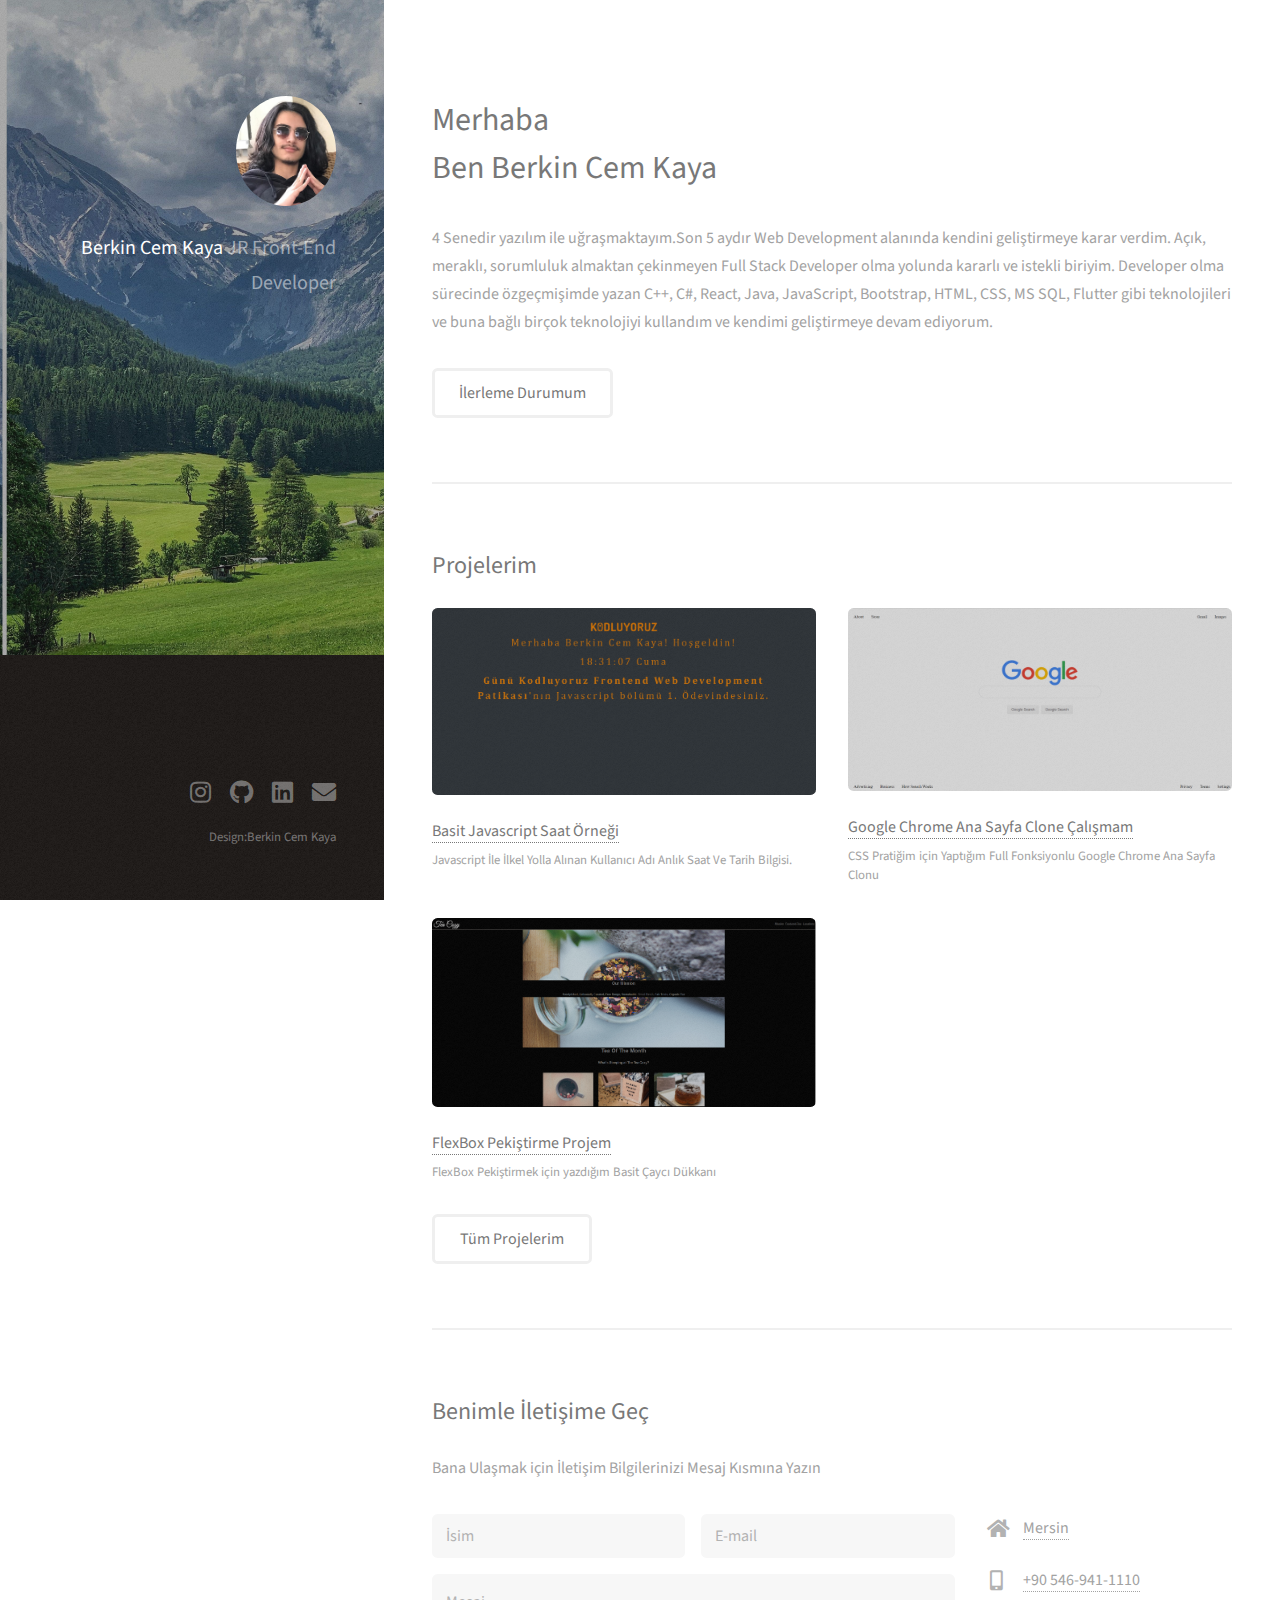
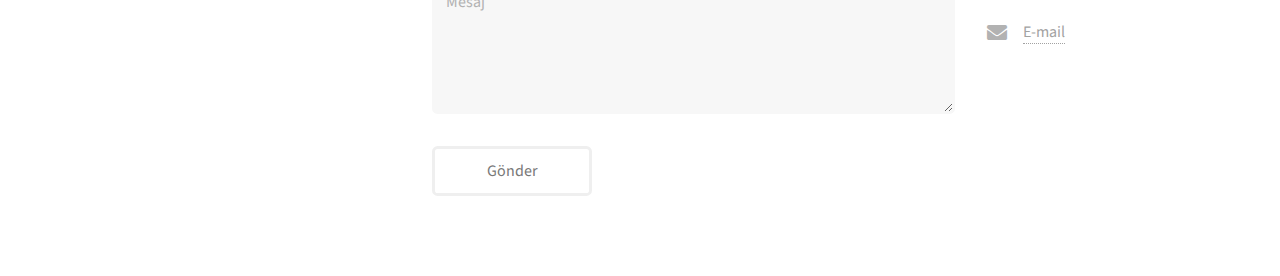
<file: index.html>
<!DOCTYPE HTML>
<!--
	Strata by HTML5 UP
	html5up.net | @ajlkn
	Free for personal and commercial use under the CCA 3.0 license (html5up.net/license)
-->
<html>
	<head>
		<title>BerkinKaya.github.io</title>
		<meta charset="utf-8" />
		<meta name="viewport" content="width=device-width, initial-scale=1, user-scalable=no" />
		<link rel="stylesheet" href="assets/css/main.css" />
	</head>
	<body class="is-preload">

		<!-- Header -->
			<header id="header">
				<div class="inner">
					<a href="#" class="image avatar"><img src="images/avatar.jpeg" alt="" /></a>
					<h1><strong>Berkin Cem Kaya</strong><br />
						JR Front-End Developer<br />
					</h1>
				</div>
			</header>

		<!-- Main -->
			<div id="main">

				<!-- One -->
					<section id="one">
						<header class="major">
							<h2>Merhaba<br />
							Ben Berkin Cem Kaya</h2>
						</header>
						<p>4 Senedir yazılım ile uğraşmaktayım.Son 5 aydır Web Development alanında kendini geliştirmeye karar verdim. Açık, meraklı, sorumluluk almaktan çekinmeyen Full Stack Developer olma yolunda kararlı ve istekli biriyim. Developer olma sürecinde özgeçmişimde yazan C++, C#, React, Java, JavaScript, Bootstrap, HTML, CSS, MS SQL, Flutter gibi teknolojileri ve buna bağlı birçok teknolojiyi kullandım ve kendimi geliştirmeye devam ediyorum.</p>
						<ul class="actions">
							<li><a href="progress.html" class="button">İlerleme Durumum</a></li>
						</ul>
					</section>

				<!-- Two -->
					<section id="two">
						<h2>Projelerim</h2>
						<div class="row">
							<article class="col-6 col-12-xsmall work-item">
								<a href="images/fulls/01.png" class="image fit thumb"><img src="images/thumbs/01.png" alt="" /></a>
								<h3> <a href="https://github.com/BerkinKaya/JavaSaat" target="_blank">Basit Javascript Saat Örneği</a></h3>
								<p>Javascript İle İlkel Yolla Alınan Kullanıcı Adı Anlık Saat Ve Tarih Bilgisi. </p>
							</article>
							<article class="col-6 col-12-xsmall work-item">
								<a href="images/fulls/02.png" class="image fit thumb"><img src="images/thumbs/02.png" alt="" /></a>
								<h3><a href="https://github.com/BerkinKaya/GoogleClone" target="_blank">Google Chrome Ana Sayfa Clone Çalışmam</a></h3>
								<p>CSS Pratiğim için Yaptığım Full Fonksiyonlu Google Chrome Ana Sayfa Clonu</p>
							</article>
							<article class="col-6 col-12-xsmall work-item">
								<a href="images/fulls/03.png" class="image fit thumb"><img src="images/thumbs/03.1.png" alt="" /></a>
								<h3><a href="https://github.com/BerkinKaya/FlexBoxProje" target="_blank">FlexBox Pekiştirme Projem</a></h3>
								<p>FlexBox Pekiştirmek için yazdığım Basit Çaycı Dükkanı</p>
							</article>
							
							
						</div>
						<!-- Daha Fazla Proje ekledikçe açılacak -->
						 <ul class="actions">
							<li><a href="https://github.com/BerkinKaya" target="_blanl" class="button">Tüm Projelerim</a></li>
						</ul> 
					</section>

				<!-- Three -->
					<section id="three">
						<h2>Benimle İletişime Geç</h2>
						<p>Bana Ulaşmak için İletişim Bilgilerinizi Mesaj Kısmına Yazın</p>
						<div class="row">
							<div class="col-8 col-12-small">
								<form method="GET" action="mailto:berkinkaya-99@hotmail.com">
									<div class="row gtr-uniform gtr-50">
										<div class="col-6 col-12-xsmall"><input type="text" name="name" id="name" placeholder="İsim" /></div>
										<div class="col-6 col-12-xsmall"><input type="email" name="email" id="email" placeholder="E-mail" /></div>
										<div class="col-12"><textarea name="message" id="message" placeholder="Mesaj" rows="4"></textarea></div>
									</div>
								</form>
								<ul class="actions">
									<li><input type="submit" value="Gönder" /></li>
								</ul>
							</div>
							<div class="col-4 col-12-small">
								<ul class="labeled-icons">
									<li>
										<h3 class="icon solid fa-home"><span class="label">Adres</span></h3>
										<a href="https://tr.wikipedia.org/wiki/Mersin" target="_blank">Mersin</a><br/>
									
										<li><h3 class="icon solid fa-mobile-alt"><span class="label">Telefon</span></h3><a href="tel:+90 546-941-1110">+90 546-941-1110</a></li>
										
									</li>
									
									<li>
										<h3 class="icon solid fa-envelope"><span class="label">Email</span></h3>
										<a href="mailto:berkinkaya-99@hotmail.com">E-mail</a>
									</li>
								</ul>
							</div>
						</div>
					</section>

				

			</div>

		<!-- Footer -->
			<footer id="footer">
				<div class="inner">
					<ul class="icons">
						<li><a href="https://www.instagram.com/berkin.kaya/" target="_blank" class="icon brands fa-instagram"><span class="label">Instagram</span></a></li>
						<li><a href="https://github.com/BerkinKaya" target="_blank" class="icon brands fa-github"><span class="label">Github</span></a></li>
						<li><a href="https://www.linkedin.com/in/berkin-kaya-144890237/" target="_blank" class="icon brands fa-linkedin"><span class="label">LinkedIn</span></a></li>
						<li><a href="mailto:berkinkaya-99@hotmail.com" class="icon solid fa-envelope" target="_blank" ><span class="label">Email</span></a></li>
					</ul>
					
					<ul class="copyright">
						<li>Design:Berkin Cem Kaya</a></li>
					</ul>
				</div>
			</footer>

		<!-- Scripts -->
			<script src="assets/js/jquery.min.js"></script>
			<script src="assets/js/jquery.poptrox.min.js"></script>
			<script src="assets/js/browser.min.js"></script>
			<script src="assets/js/breakpoints.min.js"></script>
			<script src="assets/js/util.js"></script>
			<script src="assets/js/main.js"></script>

	</body>
</html>
</file>
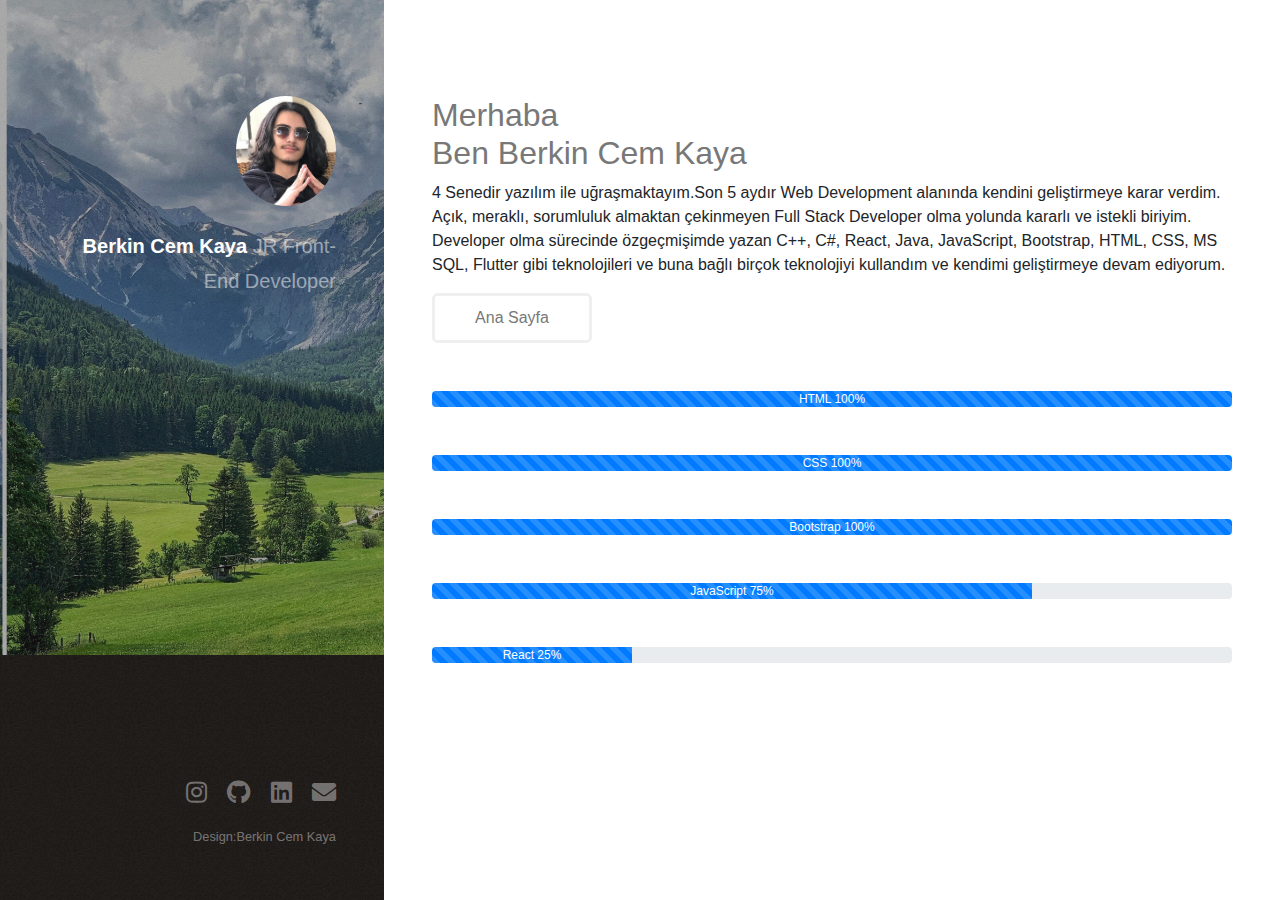
<file: progress.html>
<!DOCTYPE HTML>

<html>
	<head>
		<title>BerkinKaya.github.io</title>
		<meta charset="utf-8" />
		<meta name="viewport" content="width=device-width, initial-scale=1, user-scalable=no" />
		<link rel="stylesheet" href="assets/css/main.css" />
        <link rel="stylesheet" href="https://cdn.jsdelivr.net/npm/bootstrap@4.3.1/dist/css/bootstrap.min.css" integrity="sha384-ggOyR0iXCbMQv3Xipma34MD+dH/1fQ784/j6cY/iJTQUOhcWr7x9JvoRxT2MZw1T" crossorigin="anonymous">
	</head>
	<body class="is-preload">

		<!-- Header -->
			<header id="header">
				<div class="inner">
					<a href="#" class="image avatar"><img src="images/avatar.jpeg" alt="" /></a>
					<h1><strong>Berkin Cem Kaya</strong><br />
						JR Front-End Developer<br />
					</h1>
				</div>
			</header>

		<!-- Main -->
			<div id="main">

				<!-- One -->
					<section id="one">
						<header class="major">
							<h2>Merhaba<br />
							Ben Berkin Cem Kaya</h2>
						</header>
						<p>4 Senedir yazılım ile uğraşmaktayım.Son 5 aydır Web Development alanında kendini geliştirmeye karar verdim. Açık, meraklı, sorumluluk almaktan çekinmeyen Full Stack Developer olma yolunda kararlı ve istekli biriyim. Developer olma sürecinde özgeçmişimde yazan C++, C#, React, Java, JavaScript, Bootstrap, HTML, CSS, MS SQL, Flutter gibi teknolojileri ve buna bağlı birçok teknolojiyi kullandım ve kendimi geliştirmeye devam ediyorum.</p>
						<ul class="actions">
							<li><a href="index.html" class="button">Ana Sayfa</a></li>
						</ul>
					</section>
					

				

				<!-- Three -->
                <div class="progress mt-5">
                    <div class="progress-bar progress-bar-animated progress-bar-striped active" role="progressbar"
                    aria-valuenow="40" aria-valuemin="0" aria-valuemax="100" style="width:100%">
                     HTML 100%
                    </div>
                  </div>
                  <div class="progress mt-5">
                    <div class="progress-bar progress-bar-animated progress-bar-striped active" role="progressbar"
                    aria-valuenow="40" aria-valuemin="0" aria-valuemax="100" style="width:100%">
                     CSS 100%
                    </div>
                    </div>
                    <div class="progress mt-5">
                        <div class="progress-bar progress-bar-animated progress-bar-striped active" role="progressbar"
                        aria-valuenow="40" aria-valuemin="0" aria-valuemax="100" style="width:100%">
                         Bootstrap 100%
                        </div>
                    </div>
                    <div class="progress mt-5">
                        <div class="progress-bar progress-bar-animated progress-bar-striped active" role="progressbar"
                        aria-valuenow="40" aria-valuemin="0" aria-valuemax="100" style="width:75%">
                         JavaScript 75%
                        </div>
                    </div>
                    <div class="progress mt-5">
                        <div class="progress-bar progress-bar-animated progress-bar-striped active" role="progressbar"
                        aria-valuenow="40" aria-valuemin="0" aria-valuemax="100" style="width:25%">
                         React 25%
                        </div>
                    </div>
                        

		<!-- Footer -->
			<footer id="footer">
				<div class="inner">
					<ul class="icons">
						<li><a href="https://www.instagram.com/berkin.kaya/" target="_blank" class="icon brands fa-instagram"><span class="label">Instagram</span></a></li>
						<li><a href="https://github.com/BerkinKaya" target="_blank" class="icon brands fa-github"><span class="label">Github</span></a></li>
						<li><a href="https://www.linkedin.com/in/berkin-kaya-144890237/" target="_blank" class="icon brands fa-linkedin"><span class="label">LinkedIn</span></a></li>
						<li><a href="mailto:berkinkaya-99@hotmail.com" class="icon solid fa-envelope" target="_blank" ><span class="label">Email</span></a></li>
					</ul>
					
					<ul class="copyright">
						<li>Design:Berkin Cem Kaya</a></li>
					</ul>
				</div>
			</footer>

		<!-- Scripts -->
			<script src="assets/js/jquery.min.js"></script>
			<script src="assets/js/jquery.poptrox.min.js"></script>
			<script src="assets/js/browser.min.js"></script>
			<script src="assets/js/breakpoints.min.js"></script>
			<script src="assets/js/util.js"></script>
			<script src="assets/js/main.js"></script>

	</body>
</html>
</file>
<file: assets/css/main.css>
@import url("fontawesome-all.min.css");
@import url("https://fonts.googleapis.com/css?family=Source+Sans+Pro:400,400italic");

/*
	Strata by HTML5 UP
	html5up.net | @ajlkn
	Free for personal and commercial use under the CCA 3.0 license (html5up.net/license)
*/

html, body, div, span, applet, object,
iframe, h1, h2, h3, h4, h5, h6, p, blockquote,
pre, a, abbr, acronym, address, big, cite,
code, del, dfn, em, img, ins, kbd, q, s, samp,
small, strike, strong, sub, sup, tt, var, b,
u, i, center, dl, dt, dd, ol, ul, li, fieldset,
form, label, legend, table, caption, tbody,
tfoot, thead, tr, th, td, article, aside,
canvas, details, embed, figure, figcaption,
footer, header, hgroup, menu, nav, output, ruby,
section, summary, time, mark, audio, video {
	margin: 0;
	padding: 0;
	border: 0;
	font-size: 100%;
	font: inherit;
	vertical-align: baseline;}

article, aside, details, figcaption, figure,
footer, header, hgroup, menu, nav, section {
	display: block;}

body {
	line-height: 1;
}

ol, ul {
	list-style: none;
}

blockquote, q {
	quotes: none;
}

	blockquote:before, blockquote:after, q:before, q:after {
		content: '';
		content: none;
	}

table {
	border-collapse: collapse;
	border-spacing: 0;
}

body {
	-webkit-text-size-adjust: none;
}

mark {
	background-color: transparent;
	color: inherit;
}

input::-moz-focus-inner {
	border: 0;
	padding: 0;
}

input, select, textarea {
	-moz-appearance: none;
	-webkit-appearance: none;
	-ms-appearance: none;
	appearance: none;
}

/* Basic */

	html {
		box-sizing: border-box;
	}

	*, *:before, *:after {
		box-sizing: inherit;
	}

	body {
		background: #fff;
	}

		body.is-preload *, body.is-preload *:before, body.is-preload *:after {
			-moz-animation: none !important;
			-webkit-animation: none !important;
			-ms-animation: none !important;
			animation: none !important;
			-moz-transition: none !important;
			-webkit-transition: none !important;
			-ms-transition: none !important;
			transition: none !important;
		}

	body, input, select, textarea {
		color: #a2a2a2;
		font-family: "Source Sans Pro", Helvetica, sans-serif;
		font-size: 16pt;
		font-weight: 400;
		line-height: 1.75em;
	}

	a {
		-moz-transition: color 0.2s ease-in-out, border-color 0.2s ease-in-out;
		-webkit-transition: color 0.2s ease-in-out, border-color 0.2s ease-in-out;
		-ms-transition: color 0.2s ease-in-out, border-color 0.2s ease-in-out;
		transition: color 0.2s ease-in-out, border-color 0.2s ease-in-out;
		border-bottom: dotted 1px;
		color: #49bf9d;
		text-decoration: none;
	}

		a:hover {
			border-bottom-color: transparent;
			color: #49bf9d !important;
			text-decoration: none;
		}

	strong, b {
		color: #787878;
		font-weight: 400;
	}

	em, i {
		font-style: italic;
	}

	p {
		margin: 0 0 2em 0;
	}

	h1, h2, h3, h4, h5, h6 {
		color: #787878;
		font-weight: 400;
		line-height: 1em;
		margin: 0 0 1em 0;
	}

		h1 a, h2 a, h3 a, h4 a, h5 a, h6 a {
			color: inherit;
			text-decoration: none;
		}

	h1 {
		font-size: 2em;
		line-height: 1.5em;
	}

	h2 {
		font-size: 1.5em;
		line-height: 1.5em;
	}

	h3 {
		font-size: 1.25em;
		line-height: 1.5em;
	}

	h4 {
		font-size: 1.1em;
		line-height: 1.5em;
	}

	h5 {
		font-size: 0.9em;
		line-height: 1.5em;
	}

	h6 {
		font-size: 0.7em;
		line-height: 1.5em;
	}

	sub {
		font-size: 0.8em;
		position: relative;
		top: 0.5em;
	}

	sup {
		font-size: 0.8em;
		position: relative;
		top: -0.5em;
	}

	hr {
		border: 0;
		border-bottom: solid 2px #efefef;
		margin: 2em 0;
	}

		hr.major {
			margin: 3em 0;
		}

	blockquote {
		border-left: solid 6px #efefef;
		font-style: italic;
		margin: 0 0 2em 0;
		padding: 0.5em 0 0.5em 1.5em;
	}

	code {
		background: #f7f7f7;
		border-radius: 0.35em;
		border: solid 2px #efefef;
		font-family: "Courier New", monospace;
		font-size: 0.9em;
		margin: 0 0.25em;
		padding: 0.25em 0.65em;
	}

	pre {
		-webkit-overflow-scrolling: touch;
		font-family: "Courier New", monospace;
		font-size: 0.9em;
		margin: 0 0 2em 0;
	}

		pre code {
			display: block;
			line-height: 1.75em;
			padding: 1em 1.5em;
			overflow-x: auto;
		}

	.align-left {
		text-align: left;
	}

	.align-center {
		text-align: center;
	}

	.align-right {
		text-align: right;
	}

/* Container */

	.container {
		margin: 0 auto;
		max-width: calc(100% - 4em);
		width: 100%;
	}

		.container.xsmall {
			width: 25%;
		}

		.container.small {
			width: 50%;
		}

		.container.medium {
			width: 75%;
		}

		.container.large {
			width: 125%;
		}

		.container.xlarge {
			width: 150%;
		}

		.container.max {
			width: 100%;
		}

		@media screen and (max-width: 980px) {

			.container {
				width: 100% !important;
				max-width: 100% !important;
			}

		}

		@media screen and (max-width: 480px) {

			.container {
				max-width: calc(100% - 3em);
			}

		}

/* Row */

	.row {
		display: flex;
		flex-wrap: wrap;
		box-sizing: border-box;
		align-items: stretch;
	}

		.row > * {
			box-sizing: border-box;
		}

		.row.gtr-uniform > * > :last-child {
			margin-bottom: 0;
		}

		.row.aln-left {
			justify-content: flex-start;
		}

		.row.aln-center {
			justify-content: center;
		}

		.row.aln-right {
			justify-content: flex-end;
		}

		.row.aln-top {
			align-items: flex-start;
		}

		.row.aln-middle {
			align-items: center;
		}

		.row.aln-bottom {
			align-items: flex-end;
		}

		.row > .imp {
			order: -1;
		}

		.row > .col-1 {
			width: 8.33333%;
		}

		.row > .off-1 {
			margin-left: 8.33333%;
		}

		.row > .col-2 {
			width: 16.66667%;
		}

		.row > .off-2 {
			margin-left: 16.66667%;
		}

		.row > .col-3 {
			width: 25%;
		}

		.row > .off-3 {
			margin-left: 25%;
		}

		.row > .col-4 {
			width: 33.33333%;
		}

		.row > .off-4 {
			margin-left: 33.33333%;
		}

		.row > .col-5 {
			width: 41.66667%;
		}

		.row > .off-5 {
			margin-left: 41.66667%;
		}

		.row > .col-6 {
			width: 50%;
		}

		.row > .off-6 {
			margin-left: 50%;
		}

		.row > .col-7 {
			width: 58.33333%;
		}

		.row > .off-7 {
			margin-left: 58.33333%;
		}

		.row > .col-8 {
			width: 66.66667%;
		}

		.row > .off-8 {
			margin-left: 66.66667%;
		}

		.row > .col-9 {
			width: 75%;
		}

		.row > .off-9 {
			margin-left: 75%;
		}

		.row > .col-10 {
			width: 83.33333%;
		}

		.row > .off-10 {
			margin-left: 83.33333%;
		}

		.row > .col-11 {
			width: 91.66667%;
		}

		.row > .off-11 {
			margin-left: 91.66667%;
		}

		.row > .col-12 {
			width: 100%;
		}

		.row > .off-12 {
			margin-left: 100%;
		}

		.row.gtr-0 {
			margin-top: 0;
			margin-left: 0em;
		}

			.row.gtr-0 > * {
				padding: 0 0 0 0em;
			}

			.row.gtr-0.gtr-uniform {
				margin-top: 0em;
			}

				.row.gtr-0.gtr-uniform > * {
					padding-top: 0em;
				}

		.row.gtr-25 {
			margin-top: 0;
			margin-left: -0.625em;
		}

			.row.gtr-25 > * {
				padding: 0 0 0 0.625em;
			}

			.row.gtr-25.gtr-uniform {
				margin-top: -0.625em;
			}

				.row.gtr-25.gtr-uniform > * {
					padding-top: 0.625em;
				}

		.row.gtr-50 {
			margin-top: 0;
			margin-left: -1.25em;
		}

			.row.gtr-50 > * {
				padding: 0 0 0 1.25em;
			}

			.row.gtr-50.gtr-uniform {
				margin-top: -1.25em;
			}

				.row.gtr-50.gtr-uniform > * {
					padding-top: 1.25em;
				}

		.row {
			margin-top: 0;
			margin-left: -2.5em;
		}

			.row > * {
				padding: 0 0 0 2.5em;
			}

			.row.gtr-uniform {
				margin-top: -2.5em;
			}

				.row.gtr-uniform > * {
					padding-top: 2.5em;
				}

		.row.gtr-150 {
			margin-top: 0;
			margin-left: -3.75em;
		}

			.row.gtr-150 > * {
				padding: 0 0 0 3.75em;
			}

			.row.gtr-150.gtr-uniform {
				margin-top: -3.75em;
			}

				.row.gtr-150.gtr-uniform > * {
					padding-top: 3.75em;
				}

		.row.gtr-200 {
			margin-top: 0;
			margin-left: -5em;
		}

			.row.gtr-200 > * {
				padding: 0 0 0 5em;
			}

			.row.gtr-200.gtr-uniform {
				margin-top: -5em;
			}

				.row.gtr-200.gtr-uniform > * {
					padding-top: 5em;
				}

		@media screen and (max-width: 1800px) {

			.row {
				display: flex;
				flex-wrap: wrap;
				box-sizing: border-box;
				align-items: stretch;
			}

				.row > * {
					box-sizing: border-box;
				}

				.row.gtr-uniform > * > :last-child {
					margin-bottom: 0;
				}

				.row.aln-left {
					justify-content: flex-start;
				}

				.row.aln-center {
					justify-content: center;
				}

				.row.aln-right {
					justify-content: flex-end;
				}

				.row.aln-top {
					align-items: flex-start;
				}

				.row.aln-middle {
					align-items: center;
				}

				.row.aln-bottom {
					align-items: flex-end;
				}

				.row > .imp-xlarge {
					order: -1;
				}

				.row > .col-1-xlarge {
					width: 8.33333%;
				}

				.row > .off-1-xlarge {
					margin-left: 8.33333%;
				}

				.row > .col-2-xlarge {
					width: 16.66667%;
				}

				.row > .off-2-xlarge {
					margin-left: 16.66667%;
				}

				.row > .col-3-xlarge {
					width: 25%;
				}

				.row > .off-3-xlarge {
					margin-left: 25%;
				}

				.row > .col-4-xlarge {
					width: 33.33333%;
				}

				.row > .off-4-xlarge {
					margin-left: 33.33333%;
				}

				.row > .col-5-xlarge {
					width: 41.66667%;
				}

				.row > .off-5-xlarge {
					margin-left: 41.66667%;
				}

				.row > .col-6-xlarge {
					width: 50%;
				}

				.row > .off-6-xlarge {
					margin-left: 50%;
				}

				.row > .col-7-xlarge {
					width: 58.33333%;
				}

				.row > .off-7-xlarge {
					margin-left: 58.33333%;
				}

				.row > .col-8-xlarge {
					width: 66.66667%;
				}

				.row > .off-8-xlarge {
					margin-left: 66.66667%;
				}

				.row > .col-9-xlarge {
					width: 75%;
				}

				.row > .off-9-xlarge {
					margin-left: 75%;
				}

				.row > .col-10-xlarge {
					width: 83.33333%;
				}

				.row > .off-10-xlarge {
					margin-left: 83.33333%;
				}

				.row > .col-11-xlarge {
					width: 91.66667%;
				}

				.row > .off-11-xlarge {
					margin-left: 91.66667%;
				}

				.row > .col-12-xlarge {
					width: 100%;
				}

				.row > .off-12-xlarge {
					margin-left: 100%;
				}

				.row.gtr-0 {
					margin-top: 0;
					margin-left: 0em;
				}

					.row.gtr-0 > * {
						padding: 0 0 0 0em;
					}

					.row.gtr-0.gtr-uniform {
						margin-top: 0em;
					}

						.row.gtr-0.gtr-uniform > * {
							padding-top: 0em;
						}

				.row.gtr-25 {
					margin-top: 0;
					margin-left: -0.625em;
				}

					.row.gtr-25 > * {
						padding: 0 0 0 0.625em;
					}

					.row.gtr-25.gtr-uniform {
						margin-top: -0.625em;
					}

						.row.gtr-25.gtr-uniform > * {
							padding-top: 0.625em;
						}

				.row.gtr-50 {
					margin-top: 0;
					margin-left: -1.25em;
				}

					.row.gtr-50 > * {
						padding: 0 0 0 1.25em;
					}

					.row.gtr-50.gtr-uniform {
						margin-top: -1.25em;
					}

						.row.gtr-50.gtr-uniform > * {
							padding-top: 1.25em;
						}

				.row {
					margin-top: 0;
					margin-left: -2.5em;
				}

					.row > * {
						padding: 0 0 0 2.5em;
					}

					.row.gtr-uniform {
						margin-top: -2.5em;
					}

						.row.gtr-uniform > * {
							padding-top: 2.5em;
						}

				.row.gtr-150 {
					margin-top: 0;
					margin-left: -3.75em;
				}

					.row.gtr-150 > * {
						padding: 0 0 0 3.75em;
					}

					.row.gtr-150.gtr-uniform {
						margin-top: -3.75em;
					}

						.row.gtr-150.gtr-uniform > * {
							padding-top: 3.75em;
						}

				.row.gtr-200 {
					margin-top: 0;
					margin-left: -5em;
				}

					.row.gtr-200 > * {
						padding: 0 0 0 5em;
					}

					.row.gtr-200.gtr-uniform {
						margin-top: -5em;
					}

						.row.gtr-200.gtr-uniform > * {
							padding-top: 5em;
						}

		}

		@media screen and (max-width: 1280px) {

			.row {
				display: flex;
				flex-wrap: wrap;
				box-sizing: border-box;
				align-items: stretch;
			}

				.row > * {
					box-sizing: border-box;
				}

				.row.gtr-uniform > * > :last-child {
					margin-bottom: 0;
				}

				.row.aln-left {
					justify-content: flex-start;
				}

				.row.aln-center {
					justify-content: center;
				}

				.row.aln-right {
					justify-content: flex-end;
				}

				.row.aln-top {
					align-items: flex-start;
				}

				.row.aln-middle {
					align-items: center;
				}

				.row.aln-bottom {
					align-items: flex-end;
				}

				.row > .imp-large {
					order: -1;
				}

				.row > .col-1-large {
					width: 8.33333%;
				}

				.row > .off-1-large {
					margin-left: 8.33333%;
				}

				.row > .col-2-large {
					width: 16.66667%;
				}

				.row > .off-2-large {
					margin-left: 16.66667%;
				}

				.row > .col-3-large {
					width: 25%;
				}

				.row > .off-3-large {
					margin-left: 25%;
				}

				.row > .col-4-large {
					width: 33.33333%;
				}

				.row > .off-4-large {
					margin-left: 33.33333%;
				}

				.row > .col-5-large {
					width: 41.66667%;
				}

				.row > .off-5-large {
					margin-left: 41.66667%;
				}

				.row > .col-6-large {
					width: 50%;
				}

				.row > .off-6-large {
					margin-left: 50%;
				}

				.row > .col-7-large {
					width: 58.33333%;
				}

				.row > .off-7-large {
					margin-left: 58.33333%;
				}

				.row > .col-8-large {
					width: 66.66667%;
				}

				.row > .off-8-large {
					margin-left: 66.66667%;
				}

				.row > .col-9-large {
					width: 75%;
				}

				.row > .off-9-large {
					margin-left: 75%;
				}

				.row > .col-10-large {
					width: 83.33333%;
				}

				.row > .off-10-large {
					margin-left: 83.33333%;
				}

				.row > .col-11-large {
					width: 91.66667%;
				}

				.row > .off-11-large {
					margin-left: 91.66667%;
				}

				.row > .col-12-large {
					width: 100%;
				}

				.row > .off-12-large {
					margin-left: 100%;
				}

				.row.gtr-0 {
					margin-top: 0;
					margin-left: 0em;
				}

					.row.gtr-0 > * {
						padding: 0 0 0 0em;
					}

					.row.gtr-0.gtr-uniform {
						margin-top: 0em;
					}

						.row.gtr-0.gtr-uniform > * {
							padding-top: 0em;
						}

				.row.gtr-25 {
					margin-top: 0;
					margin-left: -0.5em;
				}

					.row.gtr-25 > * {
						padding: 0 0 0 0.5em;
					}

					.row.gtr-25.gtr-uniform {
						margin-top: -0.5em;
					}

						.row.gtr-25.gtr-uniform > * {
							padding-top: 0.5em;
						}

				.row.gtr-50 {
					margin-top: 0;
					margin-left: -1em;
				}

					.row.gtr-50 > * {
						padding: 0 0 0 1em;
					}

					.row.gtr-50.gtr-uniform {
						margin-top: -1em;
					}

						.row.gtr-50.gtr-uniform > * {
							padding-top: 1em;
						}

				.row {
					margin-top: 0;
					margin-left: -2em;
				}

					.row > * {
						padding: 0 0 0 2em;
					}

					.row.gtr-uniform {
						margin-top: -2em;
					}

						.row.gtr-uniform > * {
							padding-top: 2em;
						}

				.row.gtr-150 {
					margin-top: 0;
					margin-left: -3em;
				}

					.row.gtr-150 > * {
						padding: 0 0 0 3em;
					}

					.row.gtr-150.gtr-uniform {
						margin-top: -3em;
					}

						.row.gtr-150.gtr-uniform > * {
							padding-top: 3em;
						}

				.row.gtr-200 {
					margin-top: 0;
					margin-left: -4em;
				}

					.row.gtr-200 > * {
						padding: 0 0 0 4em;
					}

					.row.gtr-200.gtr-uniform {
						margin-top: -4em;
					}

						.row.gtr-200.gtr-uniform > * {
							padding-top: 4em;
						}

		}

		@media screen and (max-width: 980px) {

			.row {
				display: flex;
				flex-wrap: wrap;
				box-sizing: border-box;
				align-items: stretch;
			}

				.row > * {
					box-sizing: border-box;
				}

				.row.gtr-uniform > * > :last-child {
					margin-bottom: 0;
				}

				.row.aln-left {
					justify-content: flex-start;
				}

				.row.aln-center {
					justify-content: center;
				}

				.row.aln-right {
					justify-content: flex-end;
				}

				.row.aln-top {
					align-items: flex-start;
				}

				.row.aln-middle {
					align-items: center;
				}

				.row.aln-bottom {
					align-items: flex-end;
				}

				.row > .imp-medium {
					order: -1;
				}

				.row > .col-1-medium {
					width: 8.33333%;
				}

				.row > .off-1-medium {
					margin-left: 8.33333%;
				}

				.row > .col-2-medium {
					width: 16.66667%;
				}

				.row > .off-2-medium {
					margin-left: 16.66667%;
				}

				.row > .col-3-medium {
					width: 25%;
				}

				.row > .off-3-medium {
					margin-left: 25%;
				}

				.row > .col-4-medium {
					width: 33.33333%;
				}

				.row > .off-4-medium {
					margin-left: 33.33333%;
				}

				.row > .col-5-medium {
					width: 41.66667%;
				}

				.row > .off-5-medium {
					margin-left: 41.66667%;
				}

				.row > .col-6-medium {
					width: 50%;
				}

				.row > .off-6-medium {
					margin-left: 50%;
				}

				.row > .col-7-medium {
					width: 58.33333%;
				}

				.row > .off-7-medium {
					margin-left: 58.33333%;
				}

				.row > .col-8-medium {
					width: 66.66667%;
				}

				.row > .off-8-medium {
					margin-left: 66.66667%;
				}

				.row > .col-9-medium {
					width: 75%;
				}

				.row > .off-9-medium {
					margin-left: 75%;
				}

				.row > .col-10-medium {
					width: 83.33333%;
				}

				.row > .off-10-medium {
					margin-left: 83.33333%;
				}

				.row > .col-11-medium {
					width: 91.66667%;
				}

				.row > .off-11-medium {
					margin-left: 91.66667%;
				}

				.row > .col-12-medium {
					width: 100%;
				}

				.row > .off-12-medium {
					margin-left: 100%;
				}

				.row.gtr-0 {
					margin-top: 0;
					margin-left: 0em;
				}

					.row.gtr-0 > * {
						padding: 0 0 0 0em;
					}

					.row.gtr-0.gtr-uniform {
						margin-top: 0em;
					}

						.row.gtr-0.gtr-uniform > * {
							padding-top: 0em;
						}

				.row.gtr-25 {
					margin-top: 0;
					margin-left: -0.5em;
				}

					.row.gtr-25 > * {
						padding: 0 0 0 0.5em;
					}

					.row.gtr-25.gtr-uniform {
						margin-top: -0.5em;
					}

						.row.gtr-25.gtr-uniform > * {
							padding-top: 0.5em;
						}

				.row.gtr-50 {
					margin-top: 0;
					margin-left: -1em;
				}

					.row.gtr-50 > * {
						padding: 0 0 0 1em;
					}

					.row.gtr-50.gtr-uniform {
						margin-top: -1em;
					}

						.row.gtr-50.gtr-uniform > * {
							padding-top: 1em;
						}

				.row {
					margin-top: 0;
					margin-left: -2em;
				}

					.row > * {
						padding: 0 0 0 2em;
					}

					.row.gtr-uniform {
						margin-top: -2em;
					}

						.row.gtr-uniform > * {
							padding-top: 2em;
						}

				.row.gtr-150 {
					margin-top: 0;
					margin-left: -3em;
				}

					.row.gtr-150 > * {
						padding: 0 0 0 3em;
					}

					.row.gtr-150.gtr-uniform {
						margin-top: -3em;
					}

						.row.gtr-150.gtr-uniform > * {
							padding-top: 3em;
						}

				.row.gtr-200 {
					margin-top: 0;
					margin-left: -4em;
				}

					.row.gtr-200 > * {
						padding: 0 0 0 4em;
					}

					.row.gtr-200.gtr-uniform {
						margin-top: -4em;
					}

						.row.gtr-200.gtr-uniform > * {
							padding-top: 4em;
						}

		}

		@media screen and (max-width: 736px) {

			.row {
				display: flex;
				flex-wrap: wrap;
				box-sizing: border-box;
				align-items: stretch;
			}

				.row > * {
					box-sizing: border-box;
				}

				.row.gtr-uniform > * > :last-child {
					margin-bottom: 0;
				}

				.row.aln-left {
					justify-content: flex-start;
				}

				.row.aln-center {
					justify-content: center;
				}

				.row.aln-right {
					justify-content: flex-end;
				}

				.row.aln-top {
					align-items: flex-start;
				}

				.row.aln-middle {
					align-items: center;
				}

				.row.aln-bottom {
					align-items: flex-end;
				}

				.row > .imp-small {
					order: -1;
				}

				.row > .col-1-small {
					width: 8.33333%;
				}

				.row > .off-1-small {
					margin-left: 8.33333%;
				}

				.row > .col-2-small {
					width: 16.66667%;
				}

				.row > .off-2-small {
					margin-left: 16.66667%;
				}

				.row > .col-3-small {
					width: 25%;
				}

				.row > .off-3-small {
					margin-left: 25%;
				}

				.row > .col-4-small {
					width: 33.33333%;
				}

				.row > .off-4-small {
					margin-left: 33.33333%;
				}

				.row > .col-5-small {
					width: 41.66667%;
				}

				.row > .off-5-small {
					margin-left: 41.66667%;
				}

				.row > .col-6-small {
					width: 50%;
				}

				.row > .off-6-small {
					margin-left: 50%;
				}

				.row > .col-7-small {
					width: 58.33333%;
				}

				.row > .off-7-small {
					margin-left: 58.33333%;
				}

				.row > .col-8-small {
					width: 66.66667%;
				}

				.row > .off-8-small {
					margin-left: 66.66667%;
				}

				.row > .col-9-small {
					width: 75%;
				}

				.row > .off-9-small {
					margin-left: 75%;
				}

				.row > .col-10-small {
					width: 83.33333%;
				}

				.row > .off-10-small {
					margin-left: 83.33333%;
				}

				.row > .col-11-small {
					width: 91.66667%;
				}

				.row > .off-11-small {
					margin-left: 91.66667%;
				}

				.row > .col-12-small {
					width: 100%;
				}

				.row > .off-12-small {
					margin-left: 100%;
				}

				.row.gtr-0 {
					margin-top: 0;
					margin-left: 0em;
				}

					.row.gtr-0 > * {
						padding: 0 0 0 0em;
					}

					.row.gtr-0.gtr-uniform {
						margin-top: 0em;
					}

						.row.gtr-0.gtr-uniform > * {
							padding-top: 0em;
						}

				.row.gtr-25 {
					margin-top: 0;
					margin-left: -0.375em;
				}

					.row.gtr-25 > * {
						padding: 0 0 0 0.375em;
					}

					.row.gtr-25.gtr-uniform {
						margin-top: -0.375em;
					}

						.row.gtr-25.gtr-uniform > * {
							padding-top: 0.375em;
						}

				.row.gtr-50 {
					margin-top: 0;
					margin-left: -0.75em;
				}

					.row.gtr-50 > * {
						padding: 0 0 0 0.75em;
					}

					.row.gtr-50.gtr-uniform {
						margin-top: -0.75em;
					}

						.row.gtr-50.gtr-uniform > * {
							padding-top: 0.75em;
						}

				.row {
					margin-top: 0;
					margin-left: -1.5em;
				}

					.row > * {
						padding: 0 0 0 1.5em;
					}

					.row.gtr-uniform {
						margin-top: -1.5em;
					}

						.row.gtr-uniform > * {
							padding-top: 1.5em;
						}

				.row.gtr-150 {
					margin-top: 0;
					margin-left: -2.25em;
				}

					.row.gtr-150 > * {
						padding: 0 0 0 2.25em;
					}

					.row.gtr-150.gtr-uniform {
						margin-top: -2.25em;
					}

						.row.gtr-150.gtr-uniform > * {
							padding-top: 2.25em;
						}

				.row.gtr-200 {
					margin-top: 0;
					margin-left: -3em;
				}

					.row.gtr-200 > * {
						padding: 0 0 0 3em;
					}

					.row.gtr-200.gtr-uniform {
						margin-top: -3em;
					}

						.row.gtr-200.gtr-uniform > * {
							padding-top: 3em;
						}

		}

		@media screen and (max-width: 480px) {

			.row {
				display: flex;
				flex-wrap: wrap;
				box-sizing: border-box;
				align-items: stretch;
			}

				.row > * {
					box-sizing: border-box;
				}

				.row.gtr-uniform > * > :last-child {
					margin-bottom: 0;
				}

				.row.aln-left {
					justify-content: flex-start;
				}

				.row.aln-center {
					justify-content: center;
				}

				.row.aln-right {
					justify-content: flex-end;
				}

				.row.aln-top {
					align-items: flex-start;
				}

				.row.aln-middle {
					align-items: center;
				}

				.row.aln-bottom {
					align-items: flex-end;
				}

				.row > .imp-xsmall {
					order: -1;
				}

				.row > .col-1-xsmall {
					width: 8.33333%;
				}

				.row > .off-1-xsmall {
					margin-left: 8.33333%;
				}

				.row > .col-2-xsmall {
					width: 16.66667%;
				}

				.row > .off-2-xsmall {
					margin-left: 16.66667%;
				}

				.row > .col-3-xsmall {
					width: 25%;
				}

				.row > .off-3-xsmall {
					margin-left: 25%;
				}

				.row > .col-4-xsmall {
					width: 33.33333%;
				}

				.row > .off-4-xsmall {
					margin-left: 33.33333%;
				}

				.row > .col-5-xsmall {
					width: 41.66667%;
				}

				.row > .off-5-xsmall {
					margin-left: 41.66667%;
				}

				.row > .col-6-xsmall {
					width: 50%;
				}

				.row > .off-6-xsmall {
					margin-left: 50%;
				}

				.row > .col-7-xsmall {
					width: 58.33333%;
				}

				.row > .off-7-xsmall {
					margin-left: 58.33333%;
				}

				.row > .col-8-xsmall {
					width: 66.66667%;
				}

				.row > .off-8-xsmall {
					margin-left: 66.66667%;
				}

				.row > .col-9-xsmall {
					width: 75%;
				}

				.row > .off-9-xsmall {
					margin-left: 75%;
				}

				.row > .col-10-xsmall {
					width: 83.33333%;
				}

				.row > .off-10-xsmall {
					margin-left: 83.33333%;
				}

				.row > .col-11-xsmall {
					width: 91.66667%;
				}

				.row > .off-11-xsmall {
					margin-left: 91.66667%;
				}

				.row > .col-12-xsmall {
					width: 100%;
				}

				.row > .off-12-xsmall {
					margin-left: 100%;
				}

				.row.gtr-0 {
					margin-top: 0;
					margin-left: 0em;
				}

					.row.gtr-0 > * {
						padding: 0 0 0 0em;
					}

					.row.gtr-0.gtr-uniform {
						margin-top: 0em;
					}

						.row.gtr-0.gtr-uniform > * {
							padding-top: 0em;
						}

				.row.gtr-25 {
					margin-top: 0;
					margin-left: -0.375em;
				}

					.row.gtr-25 > * {
						padding: 0 0 0 0.375em;
					}

					.row.gtr-25.gtr-uniform {
						margin-top: -0.375em;
					}

						.row.gtr-25.gtr-uniform > * {
							padding-top: 0.375em;
						}

				.row.gtr-50 {
					margin-top: 0;
					margin-left: -0.75em;
				}

					.row.gtr-50 > * {
						padding: 0 0 0 0.75em;
					}

					.row.gtr-50.gtr-uniform {
						margin-top: -0.75em;
					}

						.row.gtr-50.gtr-uniform > * {
							padding-top: 0.75em;
						}

				.row {
					margin-top: 0;
					margin-left: -1.5em;
				}

					.row > * {
						padding: 0 0 0 1.5em;
					}

					.row.gtr-uniform {
						margin-top: -1.5em;
					}

						.row.gtr-uniform > * {
							padding-top: 1.5em;
						}

				.row.gtr-150 {
					margin-top: 0;
					margin-left: -2.25em;
				}

					.row.gtr-150 > * {
						padding: 0 0 0 2.25em;
					}

					.row.gtr-150.gtr-uniform {
						margin-top: -2.25em;
					}

						.row.gtr-150.gtr-uniform > * {
							padding-top: 2.25em;
						}

				.row.gtr-200 {
					margin-top: 0;
					margin-left: -3em;
				}

					.row.gtr-200 > * {
						padding: 0 0 0 3em;
					}

					.row.gtr-200.gtr-uniform {
						margin-top: -3em;
					}

						.row.gtr-200.gtr-uniform > * {
							padding-top: 3em;
						}

		}

/* Section/Article */

	section.special, article.special {
		text-align: center;
	}

	header p {
		color: #b2b2b2;
		position: relative;
		margin: 0 0 1.5em 0;
	}

	header h2 + p {
		font-size: 1.25em;
		margin-top: -1em;
		line-height: 1.5em;
	}

	header h3 + p {
		font-size: 1.1em;
		margin-top: -0.8em;
		line-height: 1.5em;
	}

	header h4 + p,
	header h5 + p,
	header h6 + p {
		font-size: 0.9em;
		margin-top: -0.6em;
		line-height: 1.5em;
	}

	header.major h2 {
		font-size: 2em;
	}

/* Form */

	form {
		margin: 0 0 2em 0;
	}

	label {
		color: #787878;
		display: block;
		font-size: 0.9em;
		font-weight: 400;
		margin: 0 0 1em 0;
	}

	input[type="text"],
	input[type="password"],
	input[type="email"],
	select,
	textarea {
		-moz-appearance: none;
		-webkit-appearance: none;
		-ms-appearance: none;
		appearance: none;
		background: #f7f7f7;
		border-radius: 0.35em;
		border: solid 2px transparent;
		color: inherit;
		display: block;
		outline: 0;
		padding: 0 0.75em;
		text-decoration: none;
		width: 100%;
	}

		input[type="text"]:invalid,
		input[type="password"]:invalid,
		input[type="email"]:invalid,
		select:invalid,
		textarea:invalid {
			box-shadow: none;
		}

		input[type="text"]:focus,
		input[type="password"]:focus,
		input[type="email"]:focus,
		select:focus,
		textarea:focus {
			border-color: #49bf9d;
		}

	select {
		background-image: url("data:image/svg+xml;charset=utf8,%3Csvg xmlns='http://www.w3.org/2000/svg' width='40' height='40' preserveAspectRatio='none' viewBox='0 0 40 40'%3E%3Cpath d='M9.4,12.3l10.4,10.4l10.4-10.4c0.2-0.2,0.5-0.4,0.9-0.4c0.3,0,0.6,0.1,0.9,0.4l3.3,3.3c0.2,0.2,0.4,0.5,0.4,0.9 c0,0.4-0.1,0.6-0.4,0.9L20.7,31.9c-0.2,0.2-0.5,0.4-0.9,0.4c-0.3,0-0.6-0.1-0.9-0.4L4.3,17.3c-0.2-0.2-0.4-0.5-0.4-0.9 c0-0.4,0.1-0.6,0.4-0.9l3.3-3.3c0.2-0.2,0.5-0.4,0.9-0.4S9.1,12.1,9.4,12.3z' fill='%23dfdfdf' /%3E%3C/svg%3E");
		background-size: 1.25rem;
		background-repeat: no-repeat;
		background-position: calc(100% - 1rem) center;
		height: 2.75em;
		padding-right: 2.75em;
		text-overflow: ellipsis;
	}

		select option {
			color: #787878;
			background: #fff;
		}

		select:focus::-ms-value {
			background-color: transparent;
		}

		select::-ms-expand {
			display: none;
		}

	input[type="text"],
	input[type="password"],
	input[type="email"],
	select {
		height: 2.75em;
	}

	textarea {
		padding: 0.75em;
	}

	input[type="checkbox"],
	input[type="radio"] {
		-moz-appearance: none;
		-webkit-appearance: none;
		-ms-appearance: none;
		appearance: none;
		display: block;
		float: left;
		margin-right: -2em;
		opacity: 0;
		width: 1em;
		z-index: -1;
	}

		input[type="checkbox"] + label,
		input[type="radio"] + label {
			text-decoration: none;
			color: #a2a2a2;
			cursor: pointer;
			display: inline-block;
			font-size: 1em;
			font-weight: 400;
			padding-left: 2.4em;
			padding-right: 0.75em;
			position: relative;
		}

			input[type="checkbox"] + label:before,
			input[type="radio"] + label:before {
				-moz-osx-font-smoothing: grayscale;
				-webkit-font-smoothing: antialiased;
				display: inline-block;
				font-style: normal;
				font-variant: normal;
				text-rendering: auto;
				line-height: 1;
				text-transform: none !important;
				font-family: 'Font Awesome 5 Free';
				font-weight: 900;
			}

			input[type="checkbox"] + label:before,
			input[type="radio"] + label:before {
				background: #f7f7f7;
				border-radius: 0.35em;
				border: solid 2px transparent;
				content: '';
				display: inline-block;
				font-size: 0.8em;
				height: 2.0625em;
				left: 0;
				line-height: 1.85625em;
				position: absolute;
				text-align: center;
				top: 0;
				width: 2.0625em;
			}

		input[type="checkbox"]:checked + label:before,
		input[type="radio"]:checked + label:before {
			background: #787878;
			border-color: #787878;
			color: #fff;
			content: '\f00c';
		}

		input[type="checkbox"]:focus + label:before,
		input[type="radio"]:focus + label:before {
			border-color: #49bf9d;
		}

	input[type="checkbox"] + label:before {
		border-radius: 0.35em;
	}

	input[type="radio"] + label:before {
		border-radius: 100%;
	}

	::-webkit-input-placeholder {
		color: #b2b2b2 !important;
		opacity: 1.0;
	}

	:-moz-placeholder {
		color: #b2b2b2 !important;
		opacity: 1.0;
	}

	::-moz-placeholder {
		color: #b2b2b2 !important;
		opacity: 1.0;
	}

	:-ms-input-placeholder {
		color: #b2b2b2 !important;
		opacity: 1.0;
	}

/* Box */

	.box {
		border-radius: 0.35em;
		border: solid 2px #efefef;
		margin-bottom: 2em;
		padding: 1.5em;
	}

		.box > :last-child,
		.box > :last-child > :last-child,
		.box > :last-child > :last-child > :last-child {
			margin-bottom: 0;
		}

		.box.alt {
			border: 0;
			border-radius: 0;
			padding: 0;
		}

/* Icon */

	.icon {
		text-decoration: none;
		border-bottom: none;
		position: relative;
	}

		.icon:before {
			-moz-osx-font-smoothing: grayscale;
			-webkit-font-smoothing: antialiased;
			display: inline-block;
			font-style: normal;
			font-variant: normal;
			text-rendering: auto;
			line-height: 1;
			text-transform: none !important;
			font-family: 'Font Awesome 5 Free';
			font-weight: 400;
		}

		.icon > .label {
			display: none;
		}

		.icon:before {
			line-height: inherit;
		}

		.icon.solid:before {
			font-weight: 900;
		}

		.icon.brands:before {
			font-family: 'Font Awesome 5 Brands';
		}

/* Image */

	.image {
		border-radius: 0.35em;
		border: 0;
		display: inline-block;
		position: relative;
	}

		.image:before {
			-moz-transition: opacity 0.2s ease-in-out;
			-webkit-transition: opacity 0.2s ease-in-out;
			-ms-transition: opacity 0.2s ease-in-out;
			transition: opacity 0.2s ease-in-out;
			background: url("images/overlay.png");
			border-radius: 0.35em;
			content: '';
			display: block;
			height: 100%;
			left: 0;
			opacity: 0.5;
			position: absolute;
			top: 0;
			width: 100%;
		}

		.image.thumb {
			text-align: center;
		}

			.image.thumb:after {
				-moz-transition: opacity 0.2s ease-in-out;
				-webkit-transition: opacity 0.2s ease-in-out;
				-ms-transition: opacity 0.2s ease-in-out;
				transition: opacity 0.2s ease-in-out;
				border-radius: 0.35em;
				border: solid 3px rgba(255, 255, 255, 0.5);
				color: #fff;
				content: 'View';
				display: inline-block;
				font-size: 0.8em;
				font-weight: 400;
				left: 50%;
				line-height: 2.25em;
				margin: -1.25em 0 0 -3em;
				opacity: 0;
				padding: 0 1.5em;
				position: absolute;
				text-align: center;
				text-decoration: none;
				top: 50%;
				white-space: nowrap;
			}

			.image.thumb:hover:after {
				opacity: 1.0;
			}

			.image.thumb:hover:before {
				background: url("images/overlay.png"), url("images/overlay.png");
				opacity: 1.0;
			}

		.image img {
			border-radius: 0.35em;
			display: block;
		}

		.image.left {
			float: left;
			margin: 0 1.5em 1em 0;
			top: 0.25em;
		}

		.image.right {
			float: right;
			margin: 0 0 1em 1.5em;
			top: 0.25em;
		}

		.image.left, .image.right {
			max-width: 40%;
		}

			.image.left img, .image.right img {
				width: 100%;
			}

		.image.fit {
			display: block;
			margin: 0 0 2em 0;
			width: 100%;
		}

			.image.fit img {
				width: 100%;
			}

		.image.avatar {
			border-radius: 100%;
		}

			.image.avatar:before {
				display: none;
			}

			.image.avatar img {
				border-radius: 100%;
				width: 100%;
			}

/* List */

	ol {
		list-style: decimal;
		margin: 0 0 2em 0;
		padding-left: 1.25em;
	}

		ol li {
			padding-left: 0.25em;
		}

	ul {
		list-style: disc;
		margin: 0 0 2em 0;
		padding-left: 1em;
	}

		ul li {
			padding-left: 0.5em;
		}

		ul.alt {
			list-style: none;
			padding-left: 0;
		}

			ul.alt li {
				border-top: solid 2px #efefef;
				padding: 0.5em 0;
			}

				ul.alt li:first-child {
					border-top: 0;
					padding-top: 0;
				}

	dl {
		margin: 0 0 2em 0;
	}

/* Icons */

	ul.icons {
		cursor: default;
		list-style: none;
		padding-left: 0;
	}

		ul.icons li {
			display: inline-block;
			padding: 0 1em 0 0;
		}

			ul.icons li:last-child {
				padding-right: 0;
			}

			ul.icons li .icon:before {
				font-size: 1.5em;
			}

/* Labeled Icons */

	ul.labeled-icons {
		list-style: none;
		padding: 0;
	}

		ul.labeled-icons li {
			line-height: 1.75em;
			margin: 1.5em 0 0 0;
			padding-left: 2.25em;
			position: relative;
		}

			ul.labeled-icons li:first-child {
				margin-top: 0;
			}

			ul.labeled-icons li a {
				color: inherit;
			}

			ul.labeled-icons li h3 {
				color: #b2b2b2;
				left: 0;
				position: absolute;
				text-align: center;
				top: 0;
				width: 1em;
			}

/* Actions */

	ul.actions {
		display: -moz-flex;
		display: -webkit-flex;
		display: -ms-flex;
		display: flex;
		cursor: default;
		list-style: none;
		margin-left: -1em;
		padding-left: 0;
	}

		ul.actions li {
			padding: 0 0 0 1em;
			vertical-align: middle;
		}

		ul.actions.special {
			-moz-justify-content: center;
			-webkit-justify-content: center;
			-ms-justify-content: center;
			justify-content: center;
			width: 100%;
			margin-left: 0;
		}

			ul.actions.special li:first-child {
				padding-left: 0;
			}

		ul.actions.stacked {
			-moz-flex-direction: column;
			-webkit-flex-direction: column;
			-ms-flex-direction: column;
			flex-direction: column;
			margin-left: 0;
		}

			ul.actions.stacked li {
				padding: 1.3em 0 0 0;
			}

				ul.actions.stacked li:first-child {
					padding-top: 0;
				}

		ul.actions.fit {
			width: calc(100% + 1em);
		}

			ul.actions.fit li {
				-moz-flex-grow: 1;
				-webkit-flex-grow: 1;
				-ms-flex-grow: 1;
				flex-grow: 1;
				-moz-flex-shrink: 1;
				-webkit-flex-shrink: 1;
				-ms-flex-shrink: 1;
				flex-shrink: 1;
				width: 100%;
			}

				ul.actions.fit li > * {
					width: 100%;
				}

			ul.actions.fit.stacked {
				width: 100%;
			}

		@media screen and (max-width: 480px) {

			ul.actions:not(.fixed) {
				-moz-flex-direction: column;
				-webkit-flex-direction: column;
				-ms-flex-direction: column;
				flex-direction: column;
				margin-left: 0;
				width: 100% !important;
			}

				ul.actions:not(.fixed) li {
					-moz-flex-grow: 1;
					-webkit-flex-grow: 1;
					-ms-flex-grow: 1;
					flex-grow: 1;
					-moz-flex-shrink: 1;
					-webkit-flex-shrink: 1;
					-ms-flex-shrink: 1;
					flex-shrink: 1;
					padding: 1em 0 0 0;
					text-align: center;
					width: 100%;
				}

					ul.actions:not(.fixed) li > * {
						width: 100%;
					}

					ul.actions:not(.fixed) li:first-child {
						padding-top: 0;
					}

					ul.actions:not(.fixed) li input[type="submit"],
					ul.actions:not(.fixed) li input[type="reset"],
					ul.actions:not(.fixed) li input[type="button"],
					ul.actions:not(.fixed) li button,
					ul.actions:not(.fixed) li .button {
						width: 100%;
					}

						ul.actions:not(.fixed) li input[type="submit"].icon:before,
						ul.actions:not(.fixed) li input[type="reset"].icon:before,
						ul.actions:not(.fixed) li input[type="button"].icon:before,
						ul.actions:not(.fixed) li button.icon:before,
						ul.actions:not(.fixed) li .button.icon:before {
							margin-left: -0.5em;
						}

		}

/* Table */

	.table-wrapper {
		-webkit-overflow-scrolling: touch;
		overflow-x: auto;
	}

	table {
		margin: 0 0 2em 0;
		width: 100%;
	}

		table tbody tr {
			border: solid 1px #efefef;
			border-left: 0;
			border-right: 0;
		}

			table tbody tr:nth-child(2n + 1) {
				background-color: #f7f7f7;
			}

		table td {
			padding: 0.75em 0.75em;
		}

		table th {
			color: #787878;
			font-size: 0.9em;
			font-weight: 400;
			padding: 0 0.75em 0.75em 0.75em;
			text-align: left;
		}

		table thead {
			border-bottom: solid 2px #efefef;
		}

		table tfoot {
			border-top: solid 2px #efefef;
		}

		table.alt {
			border-collapse: separate;
		}

			table.alt tbody tr td {
				border: solid 2px #efefef;
				border-left-width: 0;
				border-top-width: 0;
			}

				table.alt tbody tr td:first-child {
					border-left-width: 2px;
				}

			table.alt tbody tr:first-child td {
				border-top-width: 2px;
			}

			table.alt thead {
				border-bottom: 0;
			}

			table.alt tfoot {
				border-top: 0;
			}

/* Button */

	input[type="submit"],
	input[type="reset"],
	input[type="button"],
	.button {
		-moz-appearance: none;
		-webkit-appearance: none;
		-ms-appearance: none;
		appearance: none;
		-moz-transition: background-color 0.2s ease-in-out, color 0.2s ease-in-out, border-color 0.2s ease-in-out;
		-webkit-transition: background-color 0.2s ease-in-out, color 0.2s ease-in-out, border-color 0.2s ease-in-out;
		-ms-transition: background-color 0.2s ease-in-out, color 0.2s ease-in-out, border-color 0.2s ease-in-out;
		transition: background-color 0.2s ease-in-out, color 0.2s ease-in-out, border-color 0.2s ease-in-out;
		background-color: transparent;
		border-radius: 0.35em;
		border: solid 3px #efefef;
		color: #787878 !important;
		cursor: pointer;
		display: inline-block;
		font-weight: 400;
		height: 3.15em;
		height: calc(2.75em + 6px);
		line-height: 2.75em;
		min-width: 10em;
		padding: 0 1.5em;
		text-align: center;
		text-decoration: none;
		white-space: nowrap;
	}

		input[type="submit"]:hover,
		input[type="reset"]:hover,
		input[type="button"]:hover,
		.button:hover {
			border-color: #49bf9d;
			color: #49bf9d !important;
		}

		input[type="submit"]:active,
		input[type="reset"]:active,
		input[type="button"]:active,
		.button:active {
			background-color: rgba(73, 191, 157, 0.1);
			border-color: #49bf9d;
			color: #49bf9d !important;
		}

		input[type="submit"].icon,
		input[type="reset"].icon,
		input[type="button"].icon,
		.button.icon {
			padding-left: 1.35em;
		}

			input[type="submit"].icon:before,
			input[type="reset"].icon:before,
			input[type="button"].icon:before,
			.button.icon:before {
				margin-right: 0.5em;
			}

		input[type="submit"].fit,
		input[type="reset"].fit,
		input[type="button"].fit,
		.button.fit {
			min-width: 0;
			width: 100%;
		}

		input[type="submit"].small,
		input[type="reset"].small,
		input[type="button"].small,
		.button.small {
			font-size: 0.8em;
		}

		input[type="submit"].large,
		input[type="reset"].large,
		input[type="button"].large,
		.button.large {
			font-size: 1.35em;
		}

		input[type="submit"].primary,
		input[type="reset"].primary,
		input[type="button"].primary,
		.button.primary {
			background-color: #49bf9d;
			border-color: #49bf9d;
			color: #ffffff !important;
		}

			input[type="submit"].primary:hover,
			input[type="reset"].primary:hover,
			input[type="button"].primary:hover,
			.button.primary:hover {
				background-color: #5cc6a7;
				border-color: #5cc6a7;
			}

			input[type="submit"].primary:active,
			input[type="reset"].primary:active,
			input[type="button"].primary:active,
			.button.primary:active {
				background-color: #3eb08f;
				border-color: #3eb08f;
			}

		input[type="submit"].disabled, input[type="submit"]:disabled,
		input[type="reset"].disabled,
		input[type="reset"]:disabled,
		input[type="button"].disabled,
		input[type="button"]:disabled,
		.button.disabled,
		.button:disabled {
			background-color: #e7e7e7 !important;
			border-color: #e7e7e7 !important;
			color: #b2b2b2 !important;
			cursor: default;
		}

/* Work Item */

	.work-item {
		margin: 0 0 2em 0;
	}

		.work-item .image {
			margin: 0 0 1.5em 0;
		}

		.work-item h3 {
			font-size: 1em;
			margin: 0 0 0.5em 0;
		}

		.work-item p {
			font-size: 0.8em;
			line-height: 1.5em;
			margin: 0;
		}

/* Header */

	#header {
		display: -moz-flex;
		display: -webkit-flex;
		display: -ms-flex;
		display: flex;
		-moz-flex-direction: column;
		-webkit-flex-direction: column;
		-ms-flex-direction: column;
		flex-direction: column;
		-moz-align-items: -moz-flex-end;
		-webkit-align-items: -webkit-flex-end;
		-ms-align-items: -ms-flex-end;
		align-items: flex-end;
		-moz-justify-content: space-between;
		-webkit-justify-content: space-between;
		-ms-justify-content: space-between;
		justify-content: space-between;
		background-color: #1f1815;
		background-attachment: scroll,								scroll;
		background-image: url("images/overlay.png"), url("../../images/bg.jpg");
		background-position: top left,							top left;
		background-repeat: repeat,								no-repeat;
		background-size: auto,								150%;
		color: rgba(255, 255, 255, 0.5);
		height: 100%;
		left: 0;
		padding: 8em 4em;
		position: fixed;
		text-align: right;
		top: 0;
		width: 35%;
	}

		#header > * {
			-moz-flex-shrink: 0;
			-webkit-flex-shrink: 0;
			-ms-flex-shrink: 0;
			flex-shrink: 0;
			width: 100%;
		}

		#header > .inner {
			-moz-flex-grow: 1;
			-webkit-flex-grow: 1;
			-ms-flex-grow: 1;
			flex-grow: 1;
			margin: 0 0 2em 0;
		}

		#header strong, #header b {
			color: #ffffff;
		}

		#header h2, #header h3, #header h4, #header h5, #header h6 {
			color: #ffffff;
		}

		#header h1 {
			color: rgba(255, 255, 255, 0.5);
			font-size: 1.35em;
			line-height: 1.75em;
			margin: 0;
		}

		#header .image.avatar {
			margin: 0 0 1em 0;
			width: 6.25em;
		}

/* Footer */

	#footer .icons {
		margin: 1em 0 0 0;
	}

		#footer .icons a {
			color: rgba(255, 255, 255, 0.4);
		}

	#footer .copyright {
		color: rgba(255, 255, 255, 0.4);
		font-size: 0.8em;
		list-style: none;
		margin: 1em 0 0 0;
		padding: 0;
	}

		#footer .copyright li {
			border-left: solid 1px rgba(255, 255, 255, 0.25);
			display: inline-block;
			line-height: 1em;
			margin-left: 0.75em;
			padding-left: 0.75em;
		}

			#footer .copyright li:first-child {
				border-left: 0;
				margin-left: 0;
				padding-left: 0;
			}

			#footer .copyright li a {
				color: inherit;
			}

/* Main */

	#main {
		margin-left: 35%;
		max-width: 54em;
		padding: 8em 4em 4em 4em;
		width: calc(100% - 35%);
	}

		#main > section {
			border-top: solid 2px #efefef;
			margin: 4em 0 0 0;
			padding: 4em 0 0 0;
		}

			#main > section:first-child {
				border-top: 0;
				margin-top: 0;
				padding-top: 0;
			}

/* Poptrox */

	@-moz-keyframes spin {
		0% {
			-moz-transform: rotate(0deg);
			-webkit-transform: rotate(0deg);
			-ms-transform: rotate(0deg);
			transform: rotate(0deg);
		}

		100% {
			-moz-transform: rotate(360deg);
			-webkit-transform: rotate(360deg);
			-ms-transform: rotate(360deg);
			transform: rotate(360deg);
		}
	}

	@-webkit-keyframes spin {
		0% {
			-moz-transform: rotate(0deg);
			-webkit-transform: rotate(0deg);
			-ms-transform: rotate(0deg);
			transform: rotate(0deg);
		}

		100% {
			-moz-transform: rotate(360deg);
			-webkit-transform: rotate(360deg);
			-ms-transform: rotate(360deg);
			transform: rotate(360deg);
		}
	}

	@-ms-keyframes spin {
		0% {
			-moz-transform: rotate(0deg);
			-webkit-transform: rotate(0deg);
			-ms-transform: rotate(0deg);
			transform: rotate(0deg);
		}

		100% {
			-moz-transform: rotate(360deg);
			-webkit-transform: rotate(360deg);
			-ms-transform: rotate(360deg);
			transform: rotate(360deg);
		}
	}

	@keyframes spin {
		0% {
			-moz-transform: rotate(0deg);
			-webkit-transform: rotate(0deg);
			-ms-transform: rotate(0deg);
			transform: rotate(0deg);
		}

		100% {
			-moz-transform: rotate(360deg);
			-webkit-transform: rotate(360deg);
			-ms-transform: rotate(360deg);
			transform: rotate(360deg);
		}
	}

	.poptrox-popup {
		-moz-box-sizing: content-box;
		-webkit-box-sizing: content-box;
		-ms-box-sizing: content-box;
		box-sizing: content-box;
		-webkit-tap-highlight-color: rgba(255, 255, 255, 0);
		background: #fff;
		border-radius: 0.35em;
		box-shadow: 0 0.1em 0.15em 0 rgba(0, 0, 0, 0.15);
		overflow: hidden;
		padding-bottom: 3em;
	}

		.poptrox-popup .loader {
			text-decoration: none;
			-moz-animation: spin 1s linear infinite;
			-webkit-animation: spin 1s linear infinite;
			-ms-animation: spin 1s linear infinite;
			animation: spin 1s linear infinite;
			font-size: 1.5em;
			height: 1em;
			left: 50%;
			line-height: 1em;
			margin: -0.5em 0 0 -0.5em;
			position: absolute;
			top: 50%;
			width: 1em;
		}

			.poptrox-popup .loader:before {
				-moz-osx-font-smoothing: grayscale;
				-webkit-font-smoothing: antialiased;
				display: inline-block;
				font-style: normal;
				font-variant: normal;
				text-rendering: auto;
				line-height: 1;
				text-transform: none !important;
				font-family: 'Font Awesome 5 Free';
				font-weight: 900;
			}

			.poptrox-popup .loader:before {
				content: '\f1ce';
			}

		.poptrox-popup .caption {
			background: #fff;
			bottom: 0;
			cursor: default;
			font-size: 0.9em;
			height: 3em;
			left: 0;
			line-height: 2.8em;
			position: absolute;
			text-align: center;
			width: 100%;
			z-index: 1;
		}

		.poptrox-popup .nav-next,
		.poptrox-popup .nav-previous {
			text-decoration: none;
			-moz-transition: opacity 0.2s ease-in-out;
			-webkit-transition: opacity 0.2s ease-in-out;
			-ms-transition: opacity 0.2s ease-in-out;
			transition: opacity 0.2s ease-in-out;
			-webkit-tap-highlight-color: rgba(255, 255, 255, 0);
			background: rgba(0, 0, 0, 0.01);
			cursor: pointer;
			height: 100%;
			opacity: 0;
			position: absolute;
			top: 0;
			width: 50%;
		}

			.poptrox-popup .nav-next:before,
			.poptrox-popup .nav-previous:before {
				-moz-osx-font-smoothing: grayscale;
				-webkit-font-smoothing: antialiased;
				display: inline-block;
				font-style: normal;
				font-variant: normal;
				text-rendering: auto;
				line-height: 1;
				text-transform: none !important;
				font-family: 'Font Awesome 5 Free';
				font-weight: 900;
			}

			.poptrox-popup .nav-next:before,
			.poptrox-popup .nav-previous:before {
				color: #fff;
				font-size: 2.5em;
				height: 1em;
				line-height: 1em;
				margin-top: -0.75em;
				position: absolute;
				text-align: center;
				top: 50%;
				width: 1.5em;
			}

		.poptrox-popup .nav-next {
			right: 0;
		}

			.poptrox-popup .nav-next:before {
				content: '\f105';
				right: 0;
			}

		.poptrox-popup .nav-previous {
			left: 0;
		}

			.poptrox-popup .nav-previous:before {
				content: '\f104';
				left: 0;
			}

		.poptrox-popup .closer {
			text-decoration: none;
			-moz-transition: opacity 0.2s ease-in-out;
			-webkit-transition: opacity 0.2s ease-in-out;
			-ms-transition: opacity 0.2s ease-in-out;
			transition: opacity 0.2s ease-in-out;
			-webkit-tap-highlight-color: rgba(255, 255, 255, 0);
			color: #fff;
			height: 4em;
			line-height: 4em;
			opacity: 0;
			position: absolute;
			right: 0;
			text-align: center;
			top: 0;
			width: 4em;
			z-index: 2;
		}

			.poptrox-popup .closer:before {
				-moz-osx-font-smoothing: grayscale;
				-webkit-font-smoothing: antialiased;
				display: inline-block;
				font-style: normal;
				font-variant: normal;
				text-rendering: auto;
				line-height: 1;
				text-transform: none !important;
				font-family: 'Font Awesome 5 Free';
				font-weight: 900;
			}

			.poptrox-popup .closer:before {
				-moz-box-sizing: content-box;
				-webkit-box-sizing: content-box;
				-ms-box-sizing: content-box;
				box-sizing: content-box;
				border-radius: 100%;
				border: solid 3px rgba(255, 255, 255, 0.5);
				content: '\f00d';
				display: block;
				font-size: 1em;
				height: 1.75em;
				left: 50%;
				line-height: 1.75em;
				margin: -0.875em 0 0 -0.875em;
				position: absolute;
				top: 50%;
				width: 1.75em;
			}

		.poptrox-popup:hover .nav-next,
		.poptrox-popup:hover .nav-previous {
			opacity: 0.5;
		}

			.poptrox-popup:hover .nav-next:hover,
			.poptrox-popup:hover .nav-previous:hover {
				opacity: 1.0;
			}

		.poptrox-popup:hover .closer {
			opacity: 0.5;
		}

			.poptrox-popup:hover .closer:hover {
				opacity: 1.0;
			}

/* Touch */

	body.is-touch .image.thumb:before {
		opacity: 0.5 !important;
	}

	body.is-touch .image.thumb:after {
		display: none !important;
	}

	body.is-touch #header {
		background-attachment: scroll;
		background-size: auto, cover;
	}

	body.is-touch .poptrox-popup .nav-next,
	body.is-touch .poptrox-popup .nav-previous,
	body.is-touch .poptrox-popup .closer {
		opacity: 1.0 !important;
	}

/* XLarge */

	@media screen and (max-width: 1800px) {

		/* Basic */

			body, input, select, textarea {
				font-size: 12pt;
			}

	}

/* Large */

	@media screen and (max-width: 1280px) {

		/* Header */

			#header {
				padding: 6em 3em 3em 3em;
				width: 30%;
			}

				#header h1 {
					font-size: 1.25em;
				}

					#header h1 br {
						display: none;
					}

				#header > .inner {
					margin-bottom: 0;
				}

		/* Footer */

			#footer .copyright li {
				border-left-width: 0;
				display: block;
				line-height: 2.25em;
				margin-left: 0;
				padding-left: 0;
			}

		/* Main */

			#main {
				margin-left: 30%;
				max-width: none;
				padding: 6em 3em 3em 3em;
				width: calc(100% - 30%);
			}

	}

/* Medium */

	@media screen and (max-width: 980px) {

		/* Basic */

			h1 br, h2 br, h3 br, h4 br, h5 br, h6 br {
				display: none;
			}

		/* List */

			ul.icons li .icon {
				font-size: 1.25em;
			}

		/* Header */

			#header {
				background-attachment: scroll;
				background-position: top left, center center;
				background-size: auto,		cover;
				left: auto;
				padding: 6em 4em;
				position: relative;
				text-align: center;
				top: auto;
				width: 100%;
				display: block;
			}

				#header h1 {
					font-size: 1.75em;
				}

					#header h1 br {
						display: inline;
					}

		/* Footer */

			#footer {
				background-attachment: scroll;
				background-color: #1f1815;
				background-image: url("images/overlay.png"), url("../../images/bg.jpg");
				background-position: top left,						bottom center;
				background-repeat: repeat,							no-repeat;
				background-size: auto,							cover;
				bottom: auto;
				left: auto;
				padding: 4em 4em 6em 4em;
				position: relative;
				text-align: center;
				width: 100%;
			}

				#footer .icons {
					margin: 0 0 1em 0;
				}

				#footer .copyright {
					margin: 0 0 1em 0;
				}

					#footer .copyright li {
						border-left-width: 1px;
						display: inline-block;
						line-height: 1em;
						margin-left: 0.75em;
						padding-left: 0.75em;
					}

		/* Main */

			#main {
				margin: 0;
				padding: 6em 4em;
				width: 100%;
			}

	}

/* Small */

	@media screen and (max-width: 736px) {

		/* Basic */

			h1 {
				font-size: 1.5em;
			}

			h2 {
				font-size: 1.2em;
			}

			h3 {
				font-size: 1em;
			}

		/* Section/Article */

			section.special, article.special {
				text-align: center;
			}

			header.major h2 {
				font-size: 1.35em;
			}

		/* List */

			ul.labeled-icons li {
				padding-left: 2em;
			}

				ul.labeled-icons li h3 {
					line-height: 1.75em;
				}

		/* Header */

			#header {
				padding: 2.25em 1.5em;
			}

				#header h1 {
					font-size: 1.35em;
				}

		/* Footer */

			#footer {
				padding: 2.25em 1.5em;
			}

		/* Main */

			#main {
				padding: 2.25em 1.5em 0.25em 1.5em;
			}

				#main > section {
					margin: 2.25em 0 0 0;
					padding: 2.25em 0 0 0;
				}

		/* Poptrox */

			.poptrox-popup {
				border-radius: 0;
			}

				.poptrox-popup .nav-next:before,
				.poptrox-popup .nav-previous:before {
					margin-top: -1em;
				}

	}

/* XSmall */

	@media screen and (max-width: 480px) {

		/* Header */

			#header {
				padding: 4.5em 1.5em;
			}

				#header h1 br {
					display: none;
				}

		/* Footer */

			#footer .copyright li {
				border-left-width: 0;
				display: block;
				line-height: 2.25em;
				margin-left: 0;
				padding-left: 0;
			}

	}
</file>
